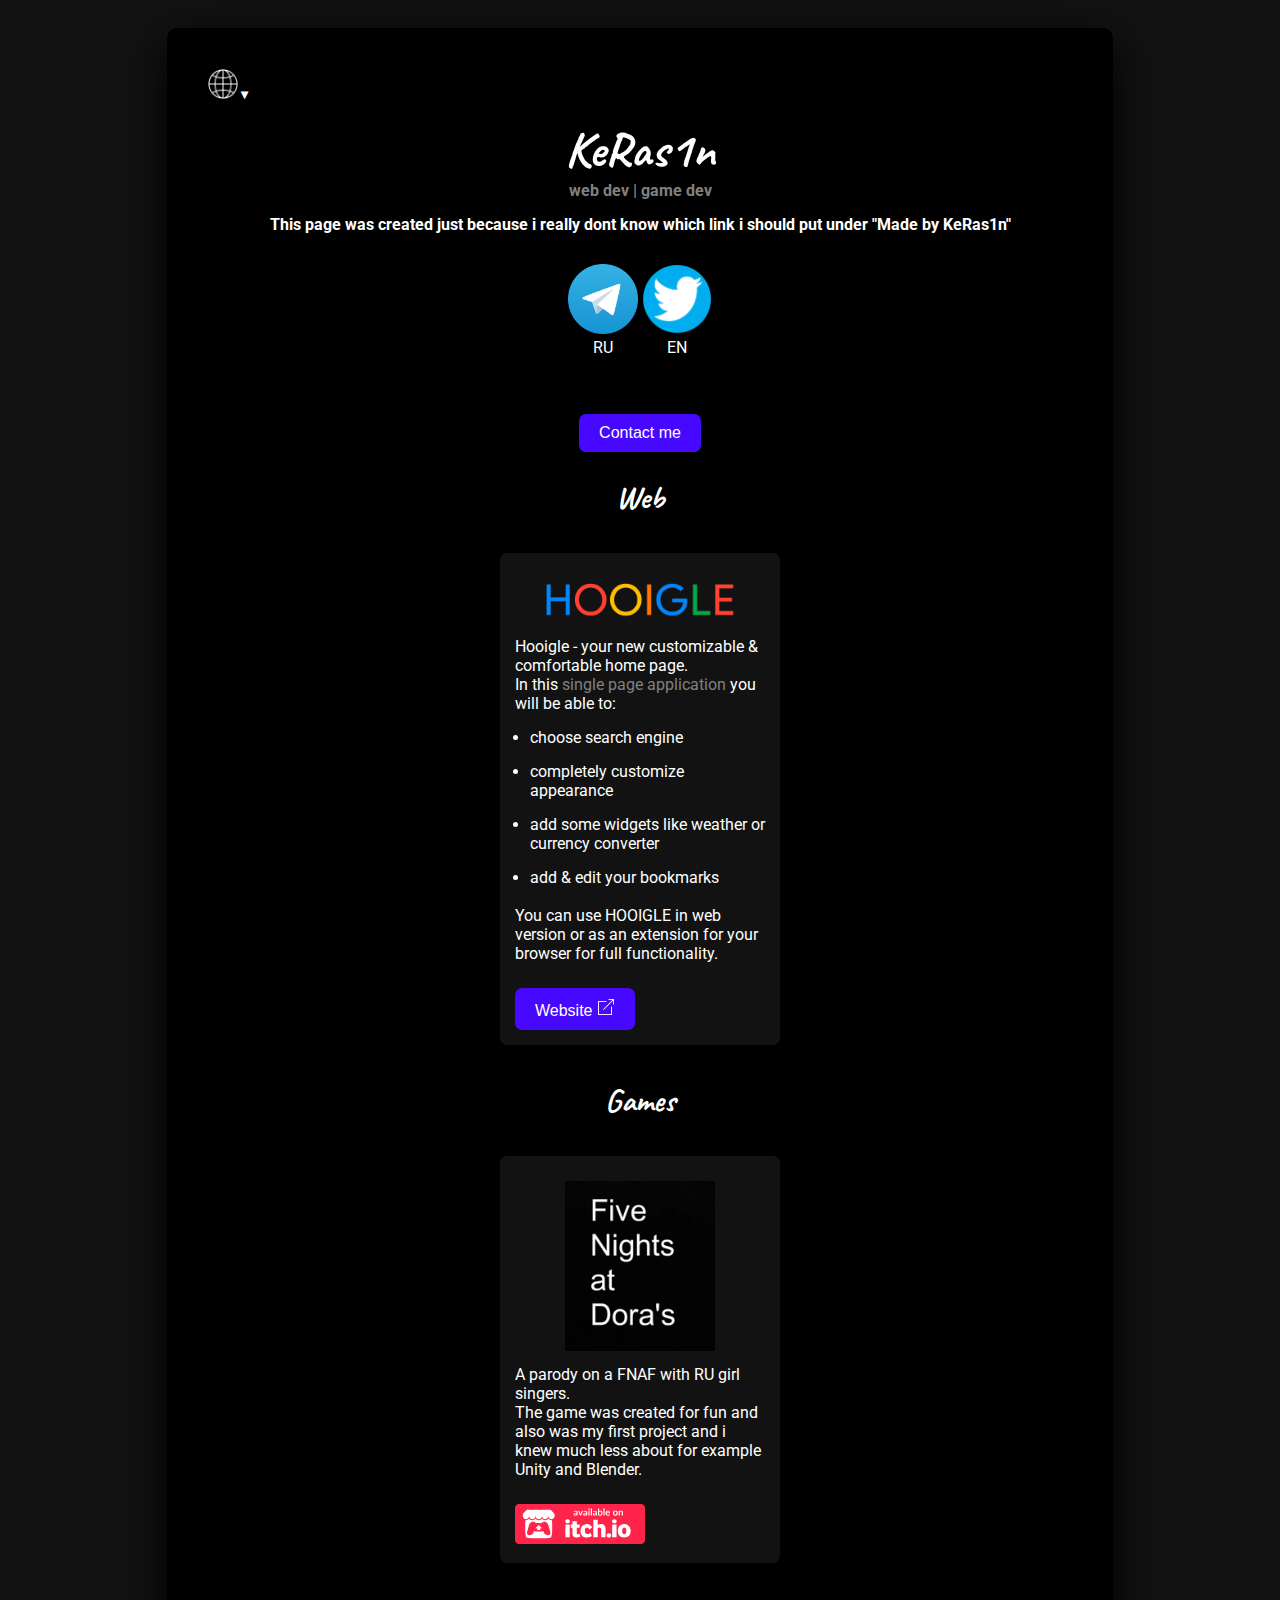
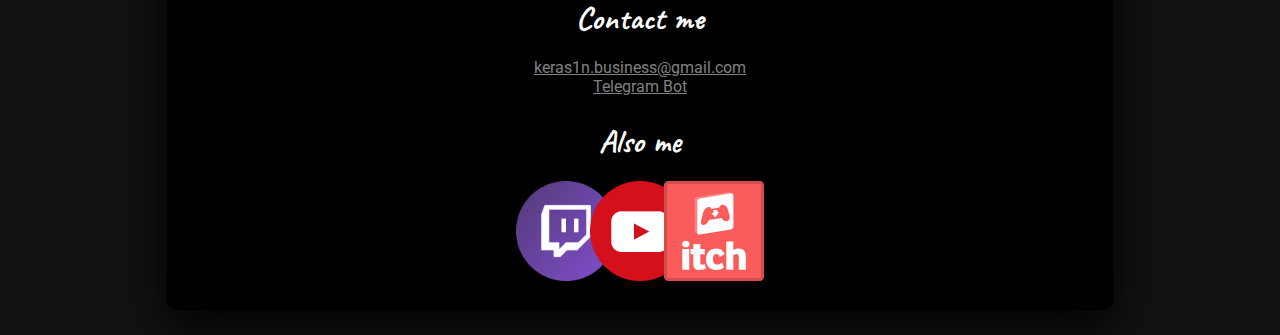
<file: index.html>
<!DOCTYPE html>
<html>
<head>
	<meta charset="utf-8">
	<meta name="viewport" content="width=device-width, initial-scale=1">
	<title>KeRas1n</title>

	<link rel="stylesheet" type="text/css" href="main.css">

	<link rel="preconnect" href="https://fonts.googleapis.com">
	<link rel="preconnect" href="https://fonts.gstatic.com" crossorigin>
	<link href="https://fonts.googleapis.com/css2?family=Caveat:wght@600&family=Roboto:wght@300&display=swap" rel="stylesheet">

</head>
<body>
	<div id="myProgress">
  <div id="myBar"></div>
</div>
<div class="main-block">
	<header>

		  <div class="dropdown">
  <button class="dropbtn"><img src="ru/img/earth.png" width="30px"></button>
  <div class="dropdown-content" id="dropdown">
    <button class="lang_btn" onclick="SwitchRus();">RU</button>

  </div>
</div>
		<h1>KeRas1n</h1>

		<h3 class = "subtitle" id="subtitle">web dev | game dev</h3>
		<h3 class = "subtitle2" id="subtitle2">This page was created just because i really dont know which link i should put under "Made by KeRas1n"</h3>
	</header>
	<div class="socials">
		<div class="tg">
			<a href = "https://telegram.org"><button class = "soc-link"><img class = "soc_img" src="ru/img/Telegram_logo.svg.png" width="70px"></button></a><br> RU
		</div>

		<div class="tg">
			<a href = "https://twitter.com"><button class = "soc-link"><img class = "soc_img" src="ru/img/logo-rond-twitter.png" width="70px"></button></a><br>EN
		</div>

	</div>
	<div class="center">
		<a href="#contact"><button class="card_btn" id="contact_btn">Contact me</button></a>
	</div>
	<div class="block">
		<h1 id="web_title">Web</h1>
		<div class="holder">

			<div class="card">
				<div class = "card_img">
					<img  src="ru/img/hooigle_logo.png" width="200px">
				</div>
				<div class = "card_content" id="hooigle">
					<p>Hooigle - your new customizable & comfortable home page.</p> <p>In this <span class="marked">single page application</span> you will be able to:</p>
					<ul>
						<li>choose search engine</li>
						<li>completely customize appearance</li>
						<li>add some widgets like weather or currency converter</li>
						<li>add & edit your bookmarks</li>
					</ul>
					<br>
					You can use HOOIGLE in web version or as an extension for your browser for full functionality.
				</div>
				<div class="card_actions">
					<a href = "https://hooigle.com"><button class="card_btn" id="website_btn">Website <img src="ru/img/new-tab.png" width="18px"></button></a>
				</div>

			</div>

		</div>
	</div>


	<div class="block">
		<h1 id="games_title">Games</h1>
		<div class="holder">

			<div class="card">
				<div class = "card_img">
					<img  src="ru/img/fnad-logo.png" width="150px">
				</div>
				<div class = "card_content" id="fnad">
					<p>A parody on a FNAF with RU girl singers. </p> The game was created for fun and also was my first project and i knew much less about for example Unity and Blender.
				</div>
				<div class="card_actions">
					<a href = "https://keras1n.itch.io/fnad"><img src = "ru/img/itch-io-2.svg" width="130px" class="itch_btn"></button></a>
				</div>
			</div>

	</div>
	<div class="block center" id="contact">
		<h1 id="contact_title">Contact me</h1>
		<br>
		<a href="mailto:keras1n.business@gmail.com">keras1n.business@gmail.com</a>
		<br>
		<a href="https://t.me/KeRas1n_bot">Telegram Bot</a>

	</div>
	<div class="block center">
		<h1 id="extra_title">Also me</h1>
		<br>
		<a href="https://twitch.tv/lingkeras1n"><button class = "soc-link-list soc-link-tw list"><img src="ru/img/twitch-logo.png" width="100px" ></button></a>
		<a href="https://www.youtube.com/channel/UCkADlRvksU3bYFiDtXUawEg"><button class = "soc-link-list soc-link-yt list"><img src="ru/img/yt-logo.png" width="100px"></button></a>
		<a href="https://keras1n.itch.io"><img src="ru/img/itch-logo.svg" width="100px" class="itch_btn"></a>


	</div>

</div>
<script type="text/javascript" src="script.js"></script>
</body>
</html>
</file>
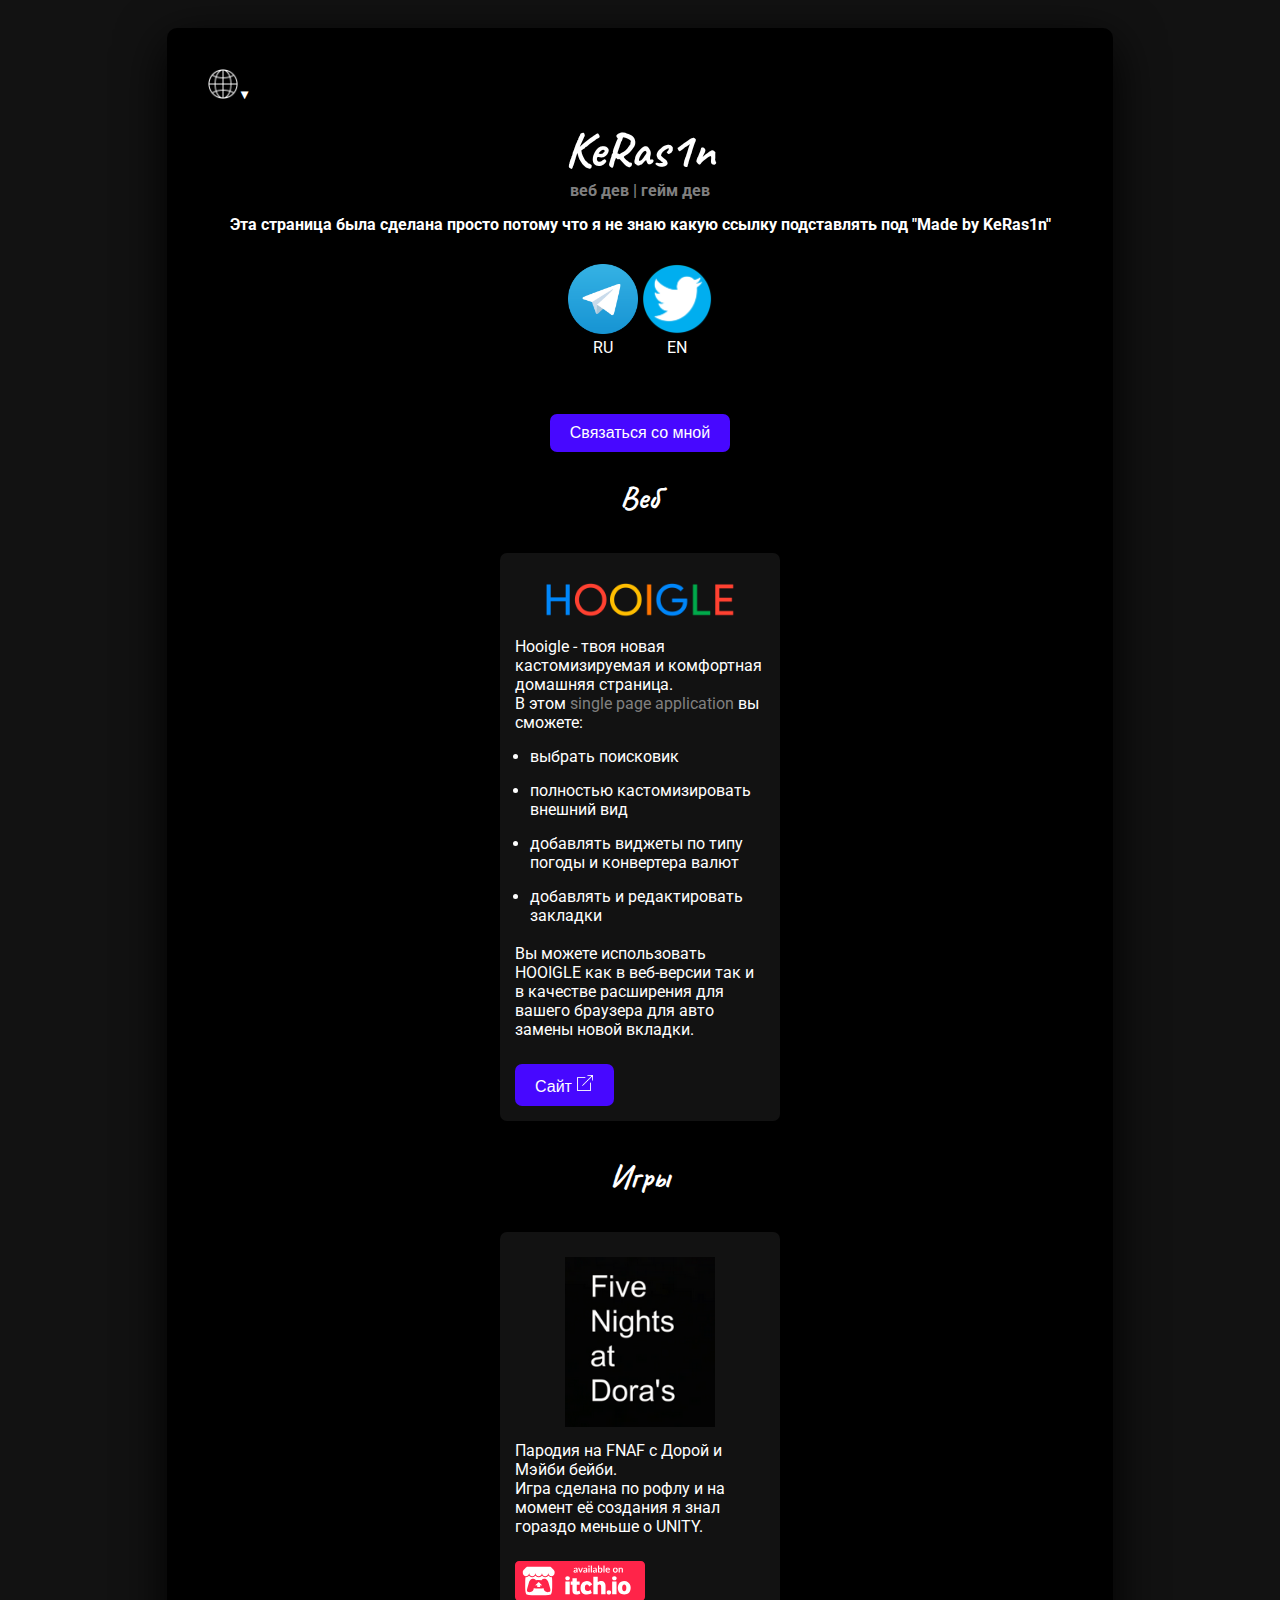
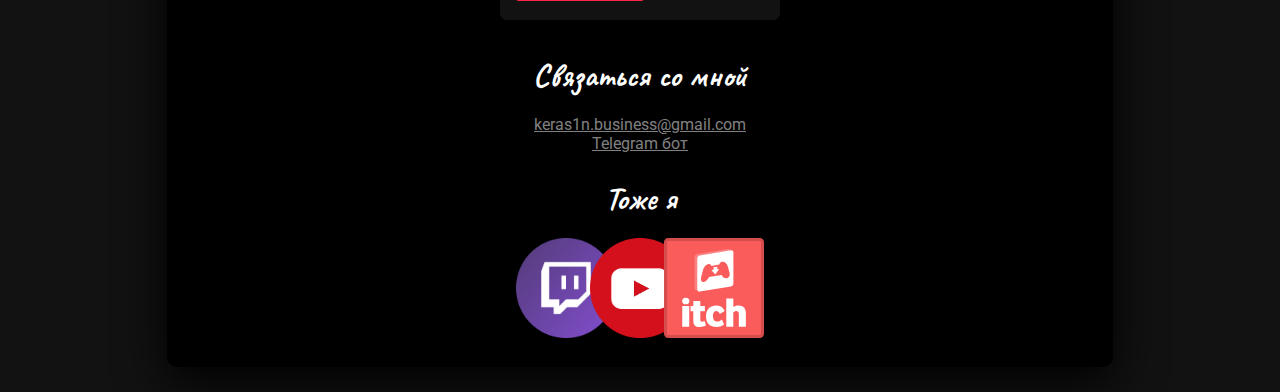
<file: ru/index.html>
<!DOCTYPE html>
<html>
<head>
	<meta charset="utf-8">
	<meta name="viewport" content="width=device-width, initial-scale=1">
	<title>KeRas1n</title>

	<link rel="stylesheet" type="text/css" href="main.css">

	<link rel="preconnect" href="https://fonts.googleapis.com">
	<link rel="preconnect" href="https://fonts.gstatic.com" crossorigin>
	<link href="https://fonts.googleapis.com/css2?family=Caveat:wght@600&family=Roboto:wght@300&display=swap" rel="stylesheet">

</head>
<body>
	<div id="myProgress">
  <div id="myBar"></div>
</div>
<div class="main-block">
	<header>

		  <div class="dropdown">
  <button class="dropbtn"><img src="img/earth.png" width="30px"></button>
  <div class="dropdown-content" id="dropdown">
    <button class="lang_btn" onclick="SwitchEng();">EN</button>

  </div>
</div>
		<h1>KeRas1n</h1>

		<h3 class = "subtitle" id="subtitle">веб дев | гейм дев</h3>
		<h3 class = "subtitle2" id="subtitle2">Эта страница была сделана просто потому что я не знаю какую ссылку подставлять под "Made by KeRas1n"</h3>
	</header>
	<div class="socials">
		<div class="tg">
			<a href = "https://telegram.org"><button class = "soc-link"><img class = "soc_img" src="img/Telegram_logo.svg.png" width="70px"></button></a><br> RU
		</div>

		<div class="tg">
			<a href = "https://twitter.com"><button class = "soc-link"><img class = "soc_img" src="img/logo-rond-twitter.png" width="70px"></button></a><br>EN
		</div>

	</div>
	<div class="center">
		<a href="#contact"><button class="card_btn" id="contact_btn">Связаться со мной</button></a>
	</div>
	<div class="block">
		<h1 id="web_title">Веб</h1>
		<div class="holder">

			<div class="card">
				<div class = "card_img">
					<img  src="img/hooigle_logo.png" width="200px">
				</div>
				<div class = "card_content" id="hooigle">
					<p>Hooigle - твоя новая кастомизируемая и комфортная домашняя страница.</p> <p>В этом <span class="marked">single page application</span> вы сможете:</p>
					<ul>
						<li>выбрать поисковик</li>
						<li>полностью кастомизировать внешний вид</li>
						<li>добавлять виджеты по типу погоды и конвертера валют</li>
						<li>добавлять и редактировать закладки</li>
					</ul>
					<br>
					Вы можете использовать HOOIGLE как в веб-версии так и в качестве расширения для вашего браузера для авто замены новой вкладки.
				</div>
				<div class="card_actions">
					<a href = "https://hooigle.com"><button class="card_btn" id="website_btn">Сайт <img src="img/new-tab.png" width="18px"></button></a>
				</div>

			</div>

		</div>
	</div>


	<div class="block">
		<h1 id="games_title">Игры</h1>
		<div class="holder">

			<div class="card">
				<div class = "card_img">
					<img  src="img/fnad-logo.png" width="150px">
				</div>
				<div class = "card_content" id="fnad">
					<p>Пародия на FNAF с Дорой и Мэйби бейби. </p> Игра сделана по рофлу и на момент её создания я знал гораздо меньше о UNITY.
				</div>
				<div class="card_actions">
					<a href = "https://keras1n.itch.io/fnad"><img src = "img/itch-io-2.svg" width="130px" class="itch_btn"></button></a>
				</div>
			</div>

	</div>
	<div class="block center" id="contact">
		<h1 id="contact_title">Связаться со мной</h1>
		<br>
		<a href="mailto:keras1n.business@gmail.com">keras1n.business@gmail.com</a>
		<br>
		<a href="https://t.me/KeRas1n_bot">Telegram бот</a>

	</div>
	<div class="block center">
		<h1 id="extra_title">Тоже я</h1>
		<br>
		<a href="https://twitch.tv/lingkeras1n"><button class = "soc-link-list soc-link-tw list"><img src="img/twitch-logo.png" width="100px" ></button></a>
		<a href="https://www.youtube.com/channel/UCkADlRvksU3bYFiDtXUawEg"><button class = "soc-link-list soc-link-yt list"><img src="img/yt-logo.png" width="100px"></button></a>
		<a href="https://keras1n.itch.io"><img src="img/itch-logo.svg" width="100px" class="itch_btn"></a>


	</div>

</div>
<script type="text/javascript" src="script.js"></script>
</body>
</html>
</file>
<file: main.css>
*{
	margin: 0;
	padding: 0;
}
html {
  scroll-behavior: smooth;
}
body{
 background: #121212;
 color: white;
 font-family: 'Roboto', sans-serif;
 font-size: 16px;
}
#myProgress {
  width: 100%;
  background: none;
  height: 3px;
}

#myBar {
	display: none;
  width: 1%;
  height: 3px;
  background-color: #00ACDF;
}
.main-block{
	animation-name: appearing;
  animation-duration: 1.3s;

	margin-top: 25px;
	margin-bottom: 25px;
	padding: 25px;
	background: black;
	width: 70%;
	margin-left: auto;
	margin-right: auto;
	border-radius: 10px;
	box-shadow: 0 15px 50px rgb(0 0 0);
}

@keyframes appearing {
  0%   {margin-top: 1300px; opacity: 0.1;}
  50%		{opacity: 0.1;}
  100% {margin-top: 25px; opacity: 1;}
}

header{
	font-size: 25px;
}
header > h1, header > h3{
	text-align: center;
}
.socials{
	margin-top: 30px;
	text-align: center;
	height: 150px;
}
.subtitle{
	color: grey;
	font-size: 16px;
}
.subtitle2{
	margin-top: 15px;
	font-size: 16px;
}

.dropbtn {
  background: none;
  color: white;
  padding: 16px;
  border: none;
}
.center{
	text-align: center;
}

.dropbtn::after { content: "\25bc" }

.dropdown {
  position: relative;
  display: inline-block;
}

.dropdown-content {
	font-family: 'Roboto', sans-serif;
  display: none;
  position: absolute;
  background-color: #f1f1f1;
  min-width: 73px;
  box-shadow: 0px 8px 16px 0px rgba(0,0,0,0.2);
  z-index: 1;
  text-align: center;
}


.dropdown-content a {

  padding: 10px;
  text-decoration: none;
  display: block;
}


.dropdown-content a:hover {background-color: #ddd;}


.dropdown:hover .dropdown-content {display: block;}


.dropdown:hover .dropbtn {background-color: #121212;}

.activated{
	color: gray;
	background-color: #ddd;
	cursor: default;
}
.activated{
	color: gray;
	background-color: #ddd;
	cursor: default;
}
.lang_btn{
	cursor: pointer;
	background: none;
	border: none;
	font-size: 16px;

	width: 100%;
	height: 40px;
}
.tg{
	display: inline-block;
}
.soc_img{
	transition: .3s;
}
.soc-link{
	background: none;
border: none;
border-radius: 55px;
width: 70px;
height: 70px;
transition: .3s;
}
.soc-link:hover{
	box-shadow: 0 13px 19px rgb(0 162 217 / 0.2);
	cursor: pointer;
	width: 80px;
	height: 80px;
}


.soc-link-list{
	background: none;
border: none;
border-radius: 55px;
width: 70px;
height: 70px;
transition: .3s;
}
.soc-link-list:hover{
	cursor: pointer;
	width: 80px;
	height: 80px;
}
.soc-link-yt:hover{
	box-shadow: 0 16px 19px rgb(212 16 29  / 0.6);

}
.soc-link-tw:hover{
	box-shadow: 0 16px 19px rgb(101 66 153 / 0.6);

}
.soc_img:hover{
	width: 80px;
}
h1{
	text-align: center;
	font-family: 'Caveat', cursive;
}
.holder{
	margin-top: 25px;
	display: flex;
	flex-direction: row; /* column */
	flex-wrap: wrap;
	justify-content: center;
	align-items: flex-start;
}

.card{
	display: block;
	margin: 10px;
	padding: 15px;
	width: 25%;
	background-color: #121212;
	border-radius: 7px;
	transition: .3s;
	flex-basis: 250px;
}
/*
.card:hover{

	padding: 20px;
	margin-top: -5px;
}
*/
.card_img{
	border-radius: 7px;
	padding: 10px;
	display: block;
	text-align: center;
}
.card_actions{
	margin-top: 25px;
}
.card_btn{
	background-color: #4708ff;
	color: white;
	border: none;
	padding-left: 20px;
	padding-right: 20px;
	padding-top: 10px;
	padding-bottom: 10px;
	border-radius: 7px;
	transition: .3s;
	font-size: 16px;
}
.card_btn:hover{
	box-shadow: 0 13px 19px rgb(71 8 255 / 0.2);
	cursor: pointer;
}
ul{
	margin-left: 15px;
}
ul>li{
	margin-top: 15px;
}
.marked{
	color: grey;
}

.block{
	margin-top: 25px;
}
.itch_btn{
	transition: .3s;
}
.itch_btn:hover{
	box-shadow: 0 13px 19px rgb(250 92 92 / 0.2);
}
a{
	color: grey;
	transition: .2s;
}
a:hover{
	color: white;
	cursor: pointer;
}
.list{

}
.list:hover{
	margin-left: -20px;
}

@media only screen and (max-width: 900px) {
  .main-block{
  	width: 80%;
  }
}
</file>
<file: ru/main.css>
*{
	margin: 0;
	padding: 0;
}
html {
  scroll-behavior: smooth;
}
body{
 background: #121212;
 color: white;
 font-family: 'Roboto', sans-serif;
 font-size: 16px;
}
#myProgress {
  width: 100%;
  background: none;
  height: 3px;
}

#myBar {
	display: none;
  width: 1%;
  height: 3px;
  background-color: #00ACDF;
}
.main-block{
	animation-name: appearing;
  animation-duration: 1.3s;

	margin-top: 25px;
	margin-bottom: 25px;
	padding: 25px;
	background: black;
	width: 70%;
	margin-left: auto;
	margin-right: auto;
	border-radius: 10px;
	box-shadow: 0 15px 50px rgb(0 0 0);
}

@keyframes appearing {
  0%   {margin-top: 1300px; opacity: 0.1;}
  50%		{opacity: 0.1;}
  100% {margin-top: 25px; opacity: 1;}
}

header{
	font-size: 25px;
}
header > h1, header > h3{
	text-align: center;
}
.socials{
	margin-top: 30px;
	text-align: center;
	height: 150px;
}
.subtitle{
	color: grey;
	font-size: 16px;
}
.subtitle2{
	margin-top: 15px;
	font-size: 16px;
}

.dropbtn {
  background: none;
  color: white;
  padding: 16px;
  border: none;
}
.center{
	text-align: center;
}

.dropbtn::after { content: "\25bc" }

.dropdown {
  position: relative;
  display: inline-block;
}

.dropdown-content {
	font-family: 'Roboto', sans-serif;
  display: none;
  position: absolute;
  background-color: #f1f1f1;
  min-width: 73px;
  box-shadow: 0px 8px 16px 0px rgba(0,0,0,0.2);
  z-index: 1;
  text-align: center;
}


.dropdown-content a {

  padding: 10px;
  text-decoration: none;
  display: block;
}


.dropdown-content a:hover {background-color: #ddd;}


.dropdown:hover .dropdown-content {display: block;}


.dropdown:hover .dropbtn {background-color: #121212;}

.activated{
	color: gray;
	background-color: #ddd;
	cursor: default;
}
.activated{
	color: gray;
	background-color: #ddd;
	cursor: default;
}
.lang_btn{
	cursor: pointer;
	background: none;
	border: none;
	font-size: 16px;

	width: 100%;
	height: 40px;
}
.tg{
	display: inline-block;
}
.soc_img{
	transition: .3s;
}
.soc-link{
	background: none;
border: none;
border-radius: 55px;
width: 70px;
height: 70px;
transition: .3s;
}
.soc-link:hover{
	box-shadow: 0 13px 19px rgb(0 162 217 / 0.2);
	cursor: pointer;
	width: 80px;
	height: 80px;
}


.soc-link-list{
	background: none;
border: none;
border-radius: 55px;
width: 70px;
height: 70px;
transition: .3s;
}
.soc-link-list:hover{
	cursor: pointer;
	width: 80px;
	height: 80px;
}
.soc-link-yt:hover{
	box-shadow: 0 16px 19px rgb(212 16 29  / 0.6);

}
.soc-link-tw:hover{
	box-shadow: 0 16px 19px rgb(101 66 153 / 0.6);

}
.soc_img:hover{
	width: 80px;
}
h1{
	text-align: center;
	font-family: 'Caveat', cursive;
}
.holder{
	margin-top: 25px;
	display: flex;
	flex-direction: row; /* column */
	flex-wrap: wrap;
	justify-content: center;
	align-items: flex-start;
}

.card{
	display: block;
	margin: 10px;
	padding: 15px;
	width: 25%;
	background-color: #121212;
	border-radius: 7px;
	transition: .3s;
	flex-basis: 250px;
}
/*
.card:hover{

	padding: 20px;
	margin-top: -5px;
}
*/
.card_img{
	border-radius: 7px;
	padding: 10px;
	display: block;
	text-align: center;
}
.card_actions{
	margin-top: 25px;
}
.card_btn{
	background-color: #4708ff;
	color: white;
	border: none;
	padding-left: 20px;
	padding-right: 20px;
	padding-top: 10px;
	padding-bottom: 10px;
	border-radius: 7px;
	transition: .3s;
	font-size: 16px;
}
.card_btn:hover{
	box-shadow: 0 13px 19px rgb(71 8 255 / 0.2);
	cursor: pointer;
}
ul{
	margin-left: 15px;
}
ul>li{
	margin-top: 15px;
}
.marked{
	color: grey;
}

.block{
	margin-top: 25px;
}
.itch_btn{
	transition: .3s;
}
.itch_btn:hover{
	box-shadow: 0 13px 19px rgb(250 92 92 / 0.2);
}
a{
	color: grey;
	transition: .2s;
}
a:hover{
	color: white;
	cursor: pointer;
}
.list{

}
.list:hover{
	margin-left: -20px;
}

@media only screen and (max-width: 900px) {
  .main-block{
  	width: 80%;
  }
}
</file>
